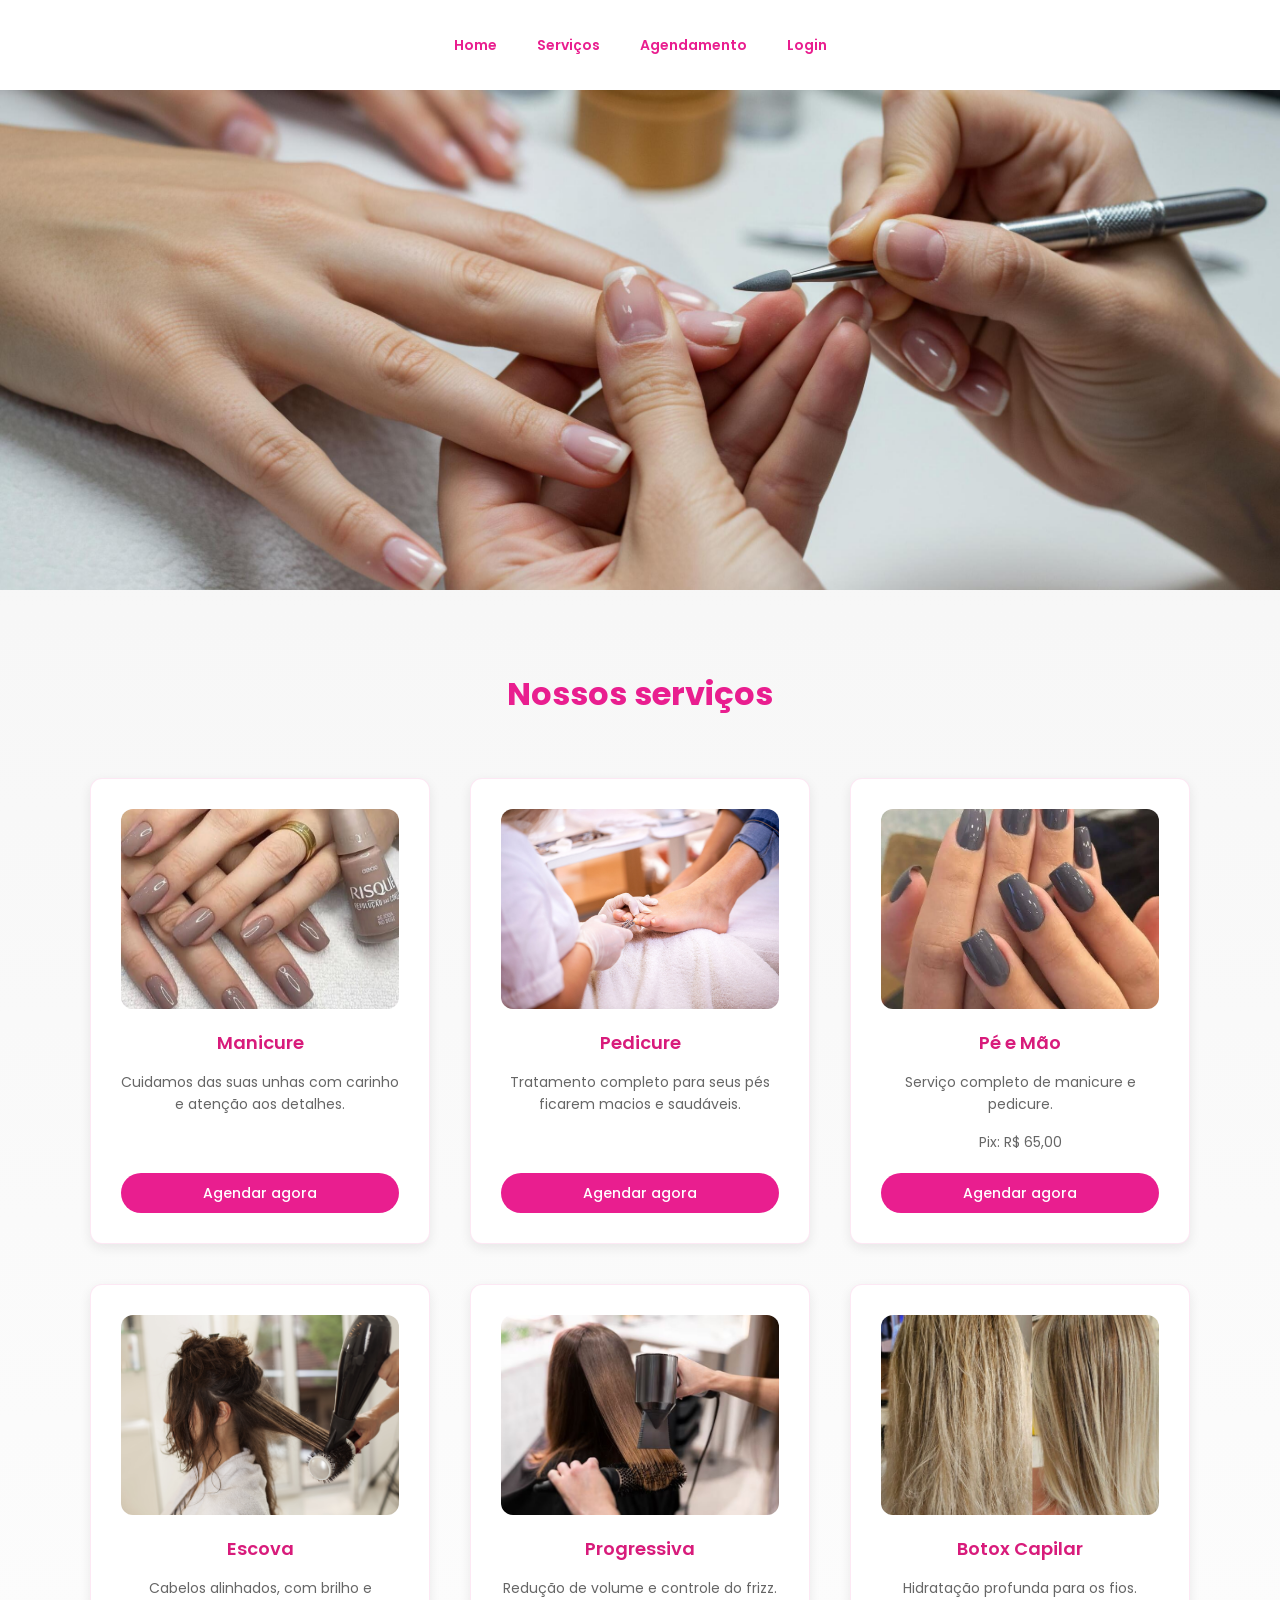
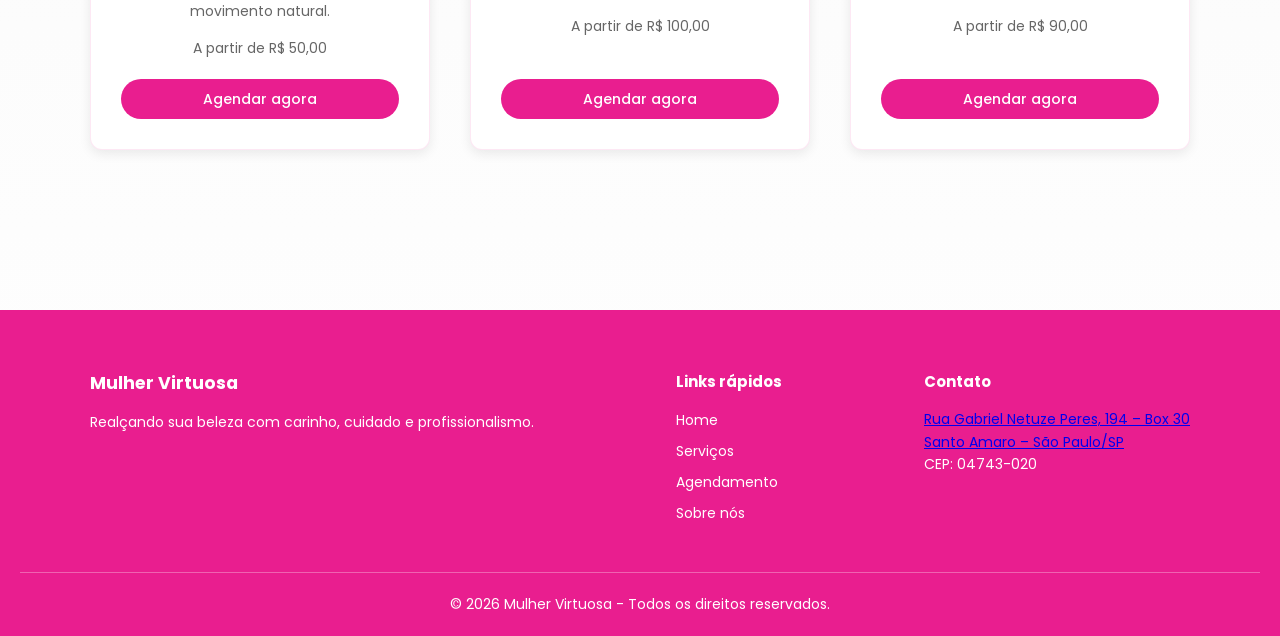
<file: html/index.html>
<!DOCTYPE html>
<html lang="pt-br">

<head>
    <meta charset="UTF-8">
    <meta name="viewport" content="width=device-width, initial-scale=1.0">
    <title>Mulher Virtuosa</title>
    <link rel="stylesheet" href="../styles/style.css">
    <link rel="stylesheet" href="../styles/menu.css">

    <link href="https://fonts.googleapis.com/css2?family=Poppins:wght@300;400;600&display=swap" rel="stylesheet">
</head>

<body>
    <header>
        <nav>
            <ul id="menu">
                <li><a href="index.html">Home</a></li>
                <li><a href="#servicos">Serviços</a></li>
                <li><a href="agendamento.html">Agendamento</a></li>
                <li id="menu-login"><a href="login.html">Login</a></li>
            </ul>
        </nav>
    </header>

    <main>
        <img src="../img/main-img.jpg" alt="Manicure fazendo arte">

        <section class="servicos" id="servicos">
            <h2>Nossos serviços</h2>

            <div class="servicos-container">

                <div class="card">
                    <img src="../img/manicure-jpg.jpeg" alt="Manicure">
                    <h3>Manicure</h3>
                    <p>Cuidamos das suas unhas com carinho e atenção aos detalhes.</p>
                    <a href="agendamento.html?servico=Manicure&valor=40" class="btn-agendar">Agendar agora</a>
                </div>

                <div class="card">
                    <img src="../img/service-pe.jpg" alt="Pedicure">
                    <h3>Pedicure</h3>
                    <p>Tratamento completo para seus pés ficarem macios e saudáveis.</p>
                    <a href="agendamento.html?servico=Pedicure&valor=50" class="btn-agendar">Agendar agora</a>
                </div>

                <div class="card">
                    <img src="../img/manicure-pedicure.jpeg" alt="Pé e mão">
                    <h3>Pé e Mão</h3>
                    <p>Serviço completo de manicure e pedicure.</p>
                    <p>Pix: R$ 65,00</p>
                    <a href="agendamento.html?servico=Pe%20e%20Mao&valor=65" class="btn-agendar">Agendar agora</a>
                </div>

                <div class="card">
                    <img src="../img/escova.jpg" alt="Escova">
                    <h3>Escova</h3>
                    <p>Cabelos alinhados, com brilho e movimento natural.</p>
                    <p>A partir de R$ 50,00</p>
                    <a href="agendamento.html?servico=Escova&valor=50" class="btn-agendar">Agendar agora</a>
                </div>

                <div class="card">
                    <img src="../img/progressiva.jpg" alt="Progressiva">
                    <h3>Progressiva</h3>
                    <p>Redução de volume e controle do frizz.</p>
                    <p>A partir de R$ 100,00</p>
                    <a href="agendamento.html?servico=Progressiva&valor=100" class="btn-agendar">Agendar agora</a>
                </div>

                <div class="card">
                    <img src="../img/botox.jpg" alt="Botox Capilar">
                    <h3>Botox Capilar</h3>
                    <p>Hidratação profunda para os fios.</p>
                    <p>A partir de R$ 90,00</p>
                    <a href="agendamento.html?servico=Botox&valor=90" class="btn-agendar">Agendar agora</a>
                </div>

            </div>
        </section>
    </main>

    <footer class="footer">
        <div class="footer-container">
            <div class="footer-brand">
                <h3>Mulher Virtuosa</h3>
                <p>Realçando sua beleza com carinho, cuidado e profissionalismo.</p>
            </div>

            <div class="footer-links">
                <h4>Links rápidos</h4>
                <ul>
                    <li><a href="index.html">Home</a></li>
                    <li><a href="#servicos">Serviços</a></li>
                    <li><a href="agendamento.html">Agendamento</a></li>
                    <li><a href="sobre-nos.html">Sobre nós</a></li>
                </ul>
            </div>

            <div class="footer-contato">
                <h4>Contato</h4>
                <p>
                    <a href="https://maps.app.goo.gl/maNV1S6E7wdSXcS67" target="_blank">
                        Rua Gabriel Netuze Peres, 194 – Box 30<br>
                        Santo Amaro – São Paulo/SP
                    </a>
                </p>
                <p>CEP: 04743-020</p>
            </div>
        </div>

        <div class="footer-bottom">
            <p>© 2026 Mulher Virtuosa - Todos os direitos reservados.</p>
        </div>
    </footer>

    <script src="../script.js"></script>

</body>

</html>
</file>
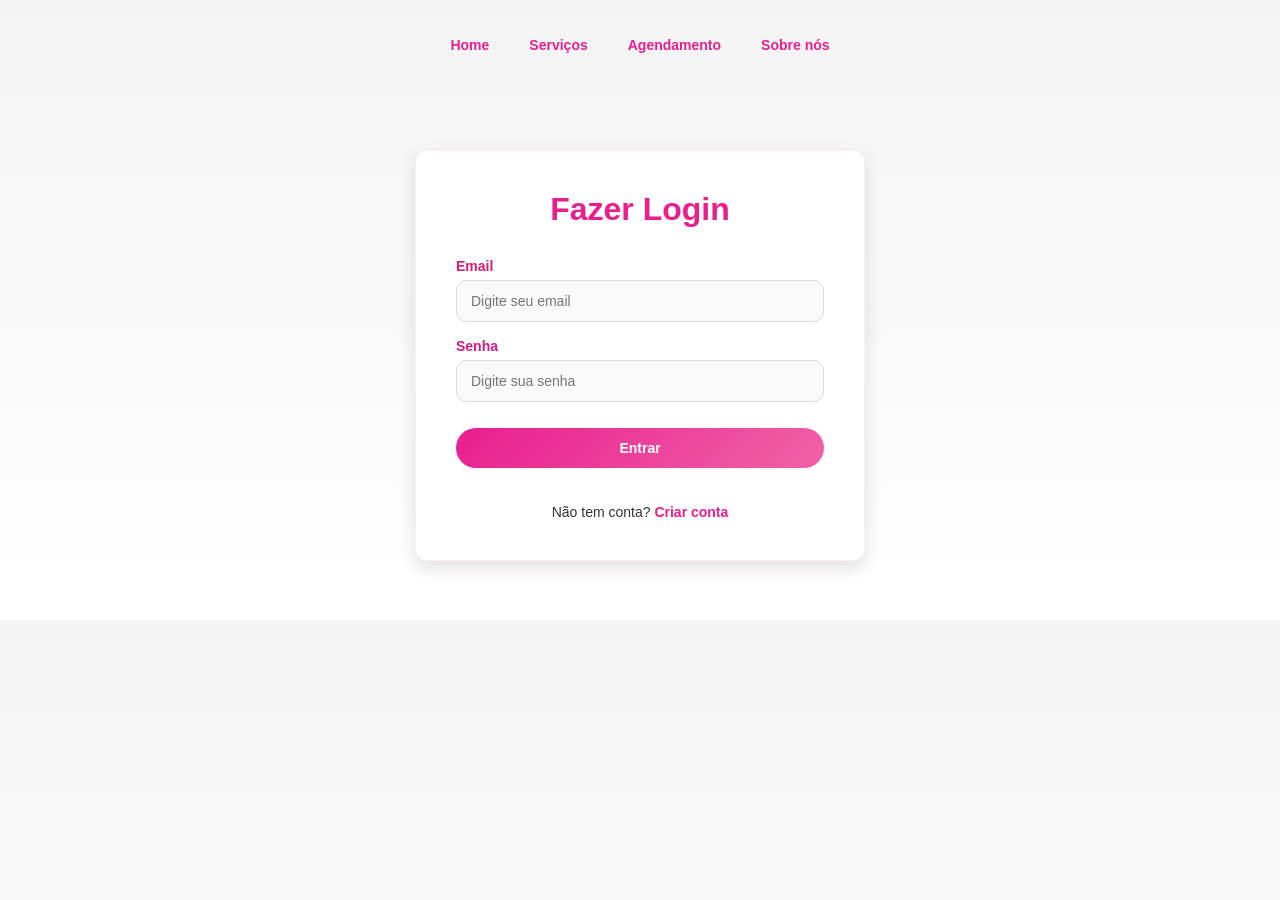
<file: html/agendamento.html>
<!DOCTYPE html>
<html lang="pt-BR">

<head>
    <meta charset="UTF-8">
    <meta name="viewport" content="width=device-width, initial-scale=1.0">
    <title>Agendamento</title>

    <link rel="stylesheet" href="../styles/agendamento.css">
    <link rel="stylesheet" href="../styles/menu.css">
</head>

<body>

    <header>
        <nav>
            <ul id="menu">
                <li><a href="index.html">Home</a></li>
                <li><a href="index.html#servicos">Serviços</a></li>
                <li><a href="agendamento.html">Agendamento</a></li>
                <li id="menu-login"><a href="login.html">Login</a></li>
            </ul>
        </nav>
    </header>

    <main>

        <div class="form-container">
            <h2>Agendar Horário</h2>

            <form id="form-agendamento" class="formulario">

                <div class="campo">
                    <label>Serviço</label>
                    <select id="servico" required>
                        <option value="">Selecione um serviço</option>
                        <option value="Manicure" data-valor="40">Manicure</option>
                        <option value="Pedicure" data-valor="50">Pedicure</option>
                        <option value="Pe e Mao" data-valor="65">Pé e Mão</option>
                        <option value="Escova" data-valor="50">Escova</option>
                        <option value="Progressiva" data-valor="100">Progressiva</option>
                        <option value="Botox" data-valor="90">Botox Capilar</option>
                    </select>
                </div>

                <div class="campo">
                    <label>Valor</label>
                    <input type="text" id="valor" readonly>
                </div>

                <div class="campo">
                    <label>Profissional</label>
                    <select id="profissional" required>
                        <option value="">Selecione</option>
                    </select>
                </div>

                <div class="campo">
                    <label>Data</label>
                    <input type="date" id="data" required>
                </div>

                <div class="campo">
                    <label>Hora</label>
                    <select id="hora" required>
                        <option value="">Selecione o horário</option>
                    </select>
                </div>

                <button type="submit">Agendar</button>

            </form>
        </div>

        <script>
            const usuario = JSON.parse(localStorage.getItem("usuario"));
            if (usuario.role === "profissional") {
            } else {
            }
        </script>

    </main>

    <script src="../agendamento.js"></script>
</body>

</html>
</file>
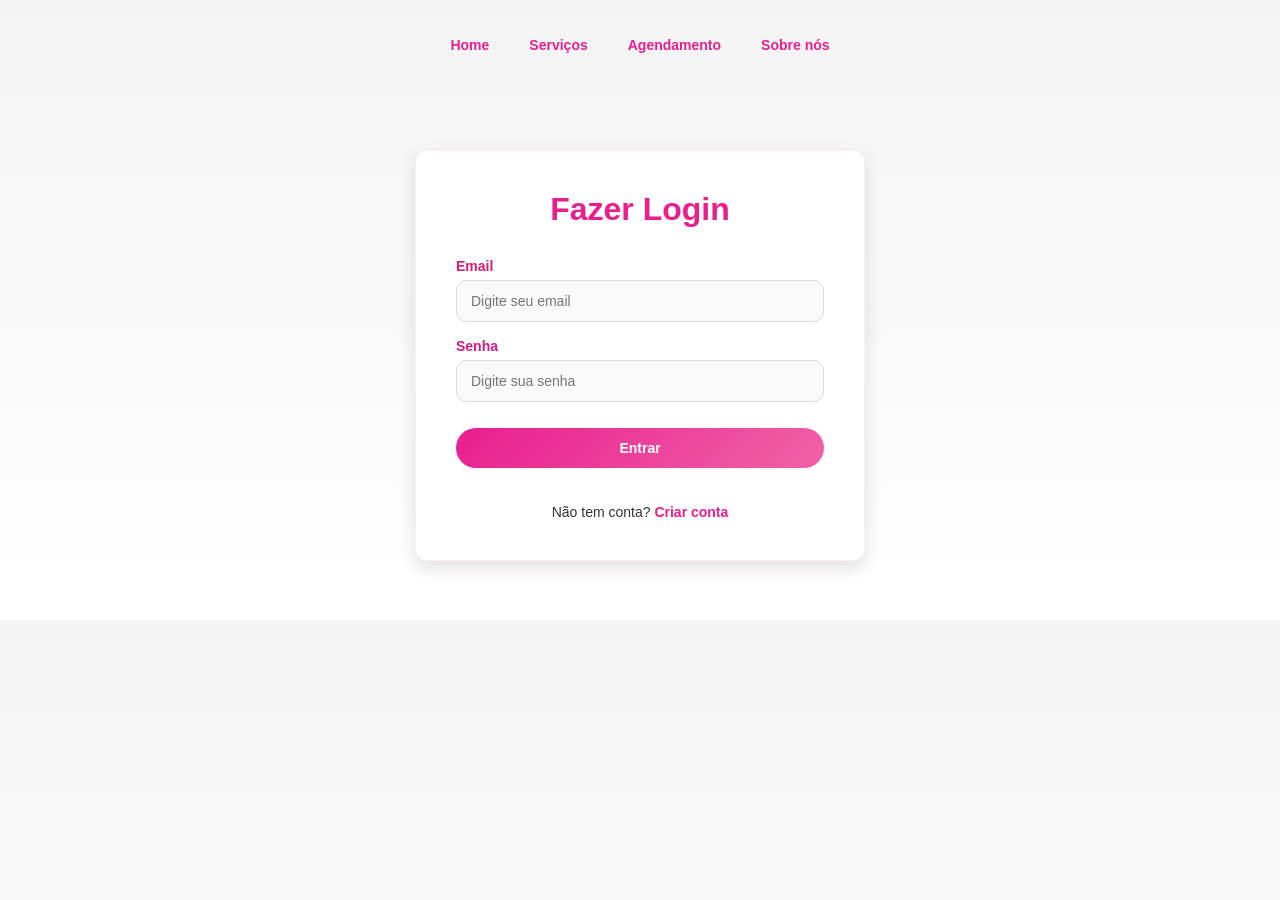
<file: html/login.html>
<!DOCTYPE html>
<html lang="pt-BR">

<head>
    <meta charset="UTF-8">
    <meta name="viewport" content="width=device-width, initial-scale=1.0">
    <title>Login</title>

    <link rel="stylesheet" href="../styles/agendamento.css">
    <link rel="stylesheet" href="../styles/style.css">
</head>

<body>

<header>
    <nav>
        <ul>
            <li><a href="index.html">Home</a></li>
            <li><a href="index.html#servicos">Serviços</a></li>
            <li><a href="agendamento.html">Agendamento</a></li>
            <li><a href="sobre-nos.html">Sobre nós</a></li>
        </ul>
    </nav>
</header>

<main>
    <div class="form-container">
        <h2 id="titulo-form">Fazer Login</h2>

        <form id="form" class="formulario">

            <div id="campo-nome" class="campo" style="display: none;">
                <label>Nome</label>
                <input type="text" id="input-nome" placeholder="Digite seu nome">
            </div>

            <div id="campo-telefone" class="campo" style="display: none;">
                <label>Telefone</label>
                <input type="tel" id="input-telefone" placeholder="Digite seu telefone">
            </div>

            <div class="campo">
                <label>Email</label>
                <input type="email" id="input-email" placeholder="Digite seu email" required>
            </div>

            <div class="campo">
                <label>Senha</label>
                <input type="password" id="input-senha" placeholder="Digite sua senha" required>
            </div>

            <button type="submit" id="botao-submit">Entrar</button>

            <p>
                <span id="texto-toggle">Não tem conta?</span>
                <span id="toggle-mode" style="cursor:pointer; color: var(--color-primary); font-weight:600;">
                    Criar conta
                </span>
            </p>

        </form>
    </div>
</main>

<script src="../login.js"></script>
</body>

</html>
</file>
<file: styles/style.css>
* {
    margin: 0;
    padding: 0;
    box-sizing: border-box;
}

:root {
    --color-primary: #E91E8F;
    --color-primary-dark: #D81B7B;
    --color-primary-light: #F062A6;
    --color-primary-soft: #F8A1C4;

    --color-white: #FFFFFF;
    --color-background: #F4F4F4;

    --color-text: #333333;
    --color-text-light: #666666;

    --shadow-soft: 0 4px 12px rgba(0, 0, 0, 0.08);
    --shadow-medium: 0 6px 18px rgba(0, 0, 0, 0.12);

    --border-radius: 12px;

    --font-size-base: 15px;
    --font-size-small: 14px;
    --font-size-title: 32px;
}

body {
    font-family: 'Poppins', Arial, sans-serif;
    background: linear-gradient(to bottom, var(--color-background), var(--color-white));
    color: var(--color-text);
    font-size: var(--font-size-base);
}

main img {
    width: 100%;
    max-height: 500px;
    object-fit: cover;
    display: block;
}

.servicos {
    padding: 80px 20px;
    text-align: center;
}

.servicos h2 {
    font-size: var(--font-size-title);
    color: var(--color-primary);
    margin-bottom: 60px;
    font-weight: 700;
}

.servicos-container {
    display: grid;
    grid-template-columns: repeat(3, 1fr);
    gap: 40px;
    max-width: 1100px;
    margin: 0 auto;
    align-items: stretch;
}

.card {
    background: var(--color-white);
    padding: 30px;
    border-radius: var(--border-radius);
    box-shadow: var(--shadow-soft);
    border: 1px solid rgba(233, 30, 143, 0.1);
    transition: all 0.4s ease;
    display: flex;
    flex-direction: column;
    height: 100%;
}

.card:hover {
    transform: translateY(-10px);
    box-shadow: var(--shadow-medium);
    border: 1px solid var(--color-primary-soft);
}

.card img {
    width: 100%;
    height: 200px;
    object-fit: cover;
    border-radius: var(--border-radius);
    margin-bottom: 20px;
}

.card h3 {
    color: var(--color-primary-dark);
    margin-bottom: 15px;
    font-weight: 600;
    font-size: 18px;
}

.card p {
    font-size: var(--font-size-small);
    color: var(--color-text-light);
    line-height: 1.6;
    margin-bottom: 15px;
}

.card p:last-of-type {
    margin-bottom: 20px;
}

.btn-agendar {
    display: inline-flex;
    justify-content: center;
    align-items: center;
    height: 40px;
    padding: 0 24px;
    background: var(--color-primary);
    color: var(--color-white);
    border-radius: 30px;
    text-decoration: none;
    font-size: var(--font-size-small);
    font-weight: 500;
    transition: 0.3s ease;
    margin-top: auto;
}

.btn-agendar:hover {
    background: var(--color-primary-dark);
    box-shadow: 0 6px 15px rgba(233, 30, 143, 0.35);
}

@media (max-width: 992px) {
    .servicos-container {
        grid-template-columns: repeat(2, 1fr);
    }
}

@media (max-width: 600px) {
    .servicos-container {
        grid-template-columns: 1fr;
    }
}

.footer {
    background: var(--color-primary);
    color: var(--color-white);
    padding: 60px 20px 20px;
    margin-top: 80px;
}

.footer-container {
    display: flex;
    justify-content: space-between;
    flex-wrap: wrap;
    gap: 40px;
    max-width: 1100px;
    margin: auto;
}

.footer h3,
.footer h4 {
    margin-bottom: 15px;
}

.footer p {
    font-size: var(--font-size-small);
    line-height: 1.6;
}

.footer-links ul {
    list-style: none;
}

.footer-links li {
    margin-bottom: 8px;
}

.footer-links a {
    text-decoration: none;
    color: var(--color-white);
    font-size: var(--font-size-small);
}

.footer-bottom {
    text-align: center;
    margin-top: 40px;
    padding-top: 20px;
    border-top: 1px solid rgba(255, 255, 255, 0.3);
    font-size: 13px;
}

.footer-map {
    margin-top: 30px;
    border-radius: var(--border-radius);
    overflow: hidden;
    box-shadow: var(--shadow-soft);
}
</file>
<file: styles/menu.css>
/* ================= MENU PADRÃO GLOBAL ================= */

:root {
    --color-primary: #E91E8F;
    --color-primary-dark: #D81B7B;
    --color-white: #FFFFFF;

    --font-size-small: 14px;
    --nav-height: 40px;
}

header {
    background: var(--color-white);
    box-shadow: 0 4px 12px rgba(0, 0, 0, 0.08);
}

nav ul {
    display: flex;
    justify-content: center;
    align-items: center;
    list-style: none;
    padding: 25px 0;
    gap: 40px;
}

nav li {
    display: flex;
    align-items: center;
}

nav a {
    text-decoration: none;
    font-weight: 600;
    color: var(--color-primary);
    font-size: var(--font-size-small);
    height: var(--nav-height);
    display: flex;
    align-items: center;
    position: relative;
    transition: 0.3s ease;
}

nav a::after {
    content: "";
    position: absolute;
    left: 0;
    bottom: -6px;
    width: 0%;
    height: 2px;
    background: var(--color-primary);
    transition: 0.3s ease;
}

nav a:hover {
    color: var(--color-primary-dark);
}

nav a:hover::after {
    width: 100%;
}

#menu-login {
    display: flex;
    align-items: center;
    gap: 12px;
}

#menu-login span {
    font-size: var(--font-size-small);
    font-weight: 600;
    color: var(--color-primary-dark);
    height: var(--nav-height);
    display: flex;
    align-items: center;
}

#menu-login .btn-logout {
    height: 40px !important;
    padding: 0 20px !important;
    border-radius: 30px !important;

    display: flex !important;
    align-items: center !important;

    font-size: 14px !important;
    font-weight: 600;

    background: var(--color-primary);
    color: var(--color-white);
    border: none;
    cursor: pointer;
}

#menu-login .btn-logout:hover {
    background: var(--color-primary-dark);
    box-shadow: 0 6px 15px rgba(233, 30, 143, 0.35);
}

@media (max-width: 600px) {
    nav ul {
        flex-direction: column;
        gap: 20px;
    }
}
</file>
<file: styles/agendamento.css>
* {
    margin: 0;
    padding: 0;
    box-sizing: border-box;
}

:root {
    --color-primary: #E91E8F;
    --color-primary-dark: #D81B7B;
    --color-primary-light: #F062A6;
    --color-primary-soft: #F8A1C4;

    --color-white: #FFFFFF;
    --color-background: #F4F4F4;

    --color-text: #333333;
    --color-text-light: #666666;

    --shadow-soft: 0 4px 12px rgba(0, 0, 0, 0.08);
    --shadow-medium: 0 6px 18px rgba(0, 0, 0, 0.12);

    --border-radius: 12px;

    --font-size-base: 15px;
    --font-size-small: 14px;
    --font-size-title: 32px;

    --nav-height: 40px;
}

body {
    font-family: 'Poppins', Arial, sans-serif;
    background: linear-gradient(to bottom, var(--color-background), var(--color-white));
    color: var(--color-text);
    margin: 0;
    font-size: var(--font-size-base);
}

main {
    flex: 1;
    display: flex;
    justify-content: center;
    align-items: center;
    padding: 60px 20px;
}

nav ul {
    display: flex;
    justify-content: center;
    align-items: center;
    list-style: none;
    padding: 25px 0;
    gap: 40px;
}

nav li {
    display: flex;
    align-items: center;
}

nav a {
    text-decoration: none;
    font-weight: 600;
    color: var(--color-primary);
    font-size: var(--font-size-small);
    height: var(--nav-height);
    display: flex;
    align-items: center;
    position: relative;
    transition: 0.3s ease;
}
nav a::after {
    content: "";
    position: absolute;
    left: 0;
    bottom: -6px;
    width: 0%;
    height: 2px;
    background: var(--color-primary);
    transition: 0.3s ease;
}

nav a:hover {
    color: var(--color-primary-dark);
}

nav a:hover::after {
    width: 100%;
}

#menu-login {
    display: flex;
    align-items: center;
    gap: 10px;
}

#menu-login span {
    font-size: var(--font-size-small);
    font-weight: 600;
    color: var(--color-primary-dark);
    height: var(--nav-height);
    display: flex;
    align-items: center;
}

#menu-login .btn-logout {
    height: var(--nav-height);
    padding: 0 18px;
    border-radius: 30px;
    border: none;
    background: var(--color-primary);
    color: var(--color-white);
    font-size: var(--font-size-small);
    font-weight: 600;
    display: flex;
    align-items: center;
    cursor: pointer;
    transition: 0.3s ease;
}

#menu-login .btn-logout:hover {
    background: var(--color-primary-dark);
    box-shadow: 0 6px 15px rgba(233, 30, 143, 0.35);
}

.form-container {
    width: 100%;
    max-width: 450px;
    background: var(--color-white);
    padding: 40px;
    border-radius: var(--border-radius);
    box-shadow: var(--shadow-medium);
    border: 1px solid rgba(233, 30, 143, 0.08);
    transition: 0.3s ease;
}

.form-container:hover {
    transform: translateY(-2px);
}

.form-container h2 {
    text-align: center;
    margin-bottom: 30px;
    color: var(--color-primary);
    font-weight: 700;
    font-size: var(--font-size-title);
}

.formulario {
    display: flex;
    flex-direction: column;
    gap: 16px;
}

.campo {
    display: flex;
    flex-direction: column;
    gap: 6px;
}

.formulario label {
    font-weight: 600;
    font-size: var(--font-size-small);
    color: var(--color-primary-dark);
}

.formulario input,
.formulario select {
    padding: 12px 14px;
    border-radius: 10px;
    border: 1px solid #ddd;
    font-size: var(--font-size-small);
    background: #fafafa;
    transition: 0.25s ease;
    outline: none;
}

.formulario input:focus,
.formulario select:focus {
    border-color: var(--color-primary);
    background: #fff;
    box-shadow: 0 0 0 3px rgba(233, 30, 143, 0.15);
}

.formulario input[readonly] {
    background: #f1f1f1;
    color: var(--color-text-light);
    cursor: not-allowed;
}

.formulario button {
    margin-top: 10px;
    height: 40px;
    border-radius: 30px;
    border: none;
    background: linear-gradient(135deg, var(--color-primary), var(--color-primary-light));
    color: var(--color-white);
    font-size: var(--font-size-small);
    font-weight: 600;
    cursor: pointer;
    transition: 0.3s ease;
}

.formulario button:hover {
    background: linear-gradient(135deg, var(--color-primary-dark), var(--color-primary));
    box-shadow: 0 8px 18px rgba(233, 30, 143, 0.35);
    transform: translateY(-1px);
}

.form-container p {
    text-align: center;
    margin-top: 20px;
    font-size: var(--font-size-small);
}

a {
    text-decoration: none;
    color: var(--color-primary);
    font-weight: 500;
}

a:hover {
    text-decoration: underline;
}

@media (max-width: 480px) {
    .form-container {
        padding: 25px;
    }

    .form-container h2 {
        font-size: 24px;
    }
}
</file>
